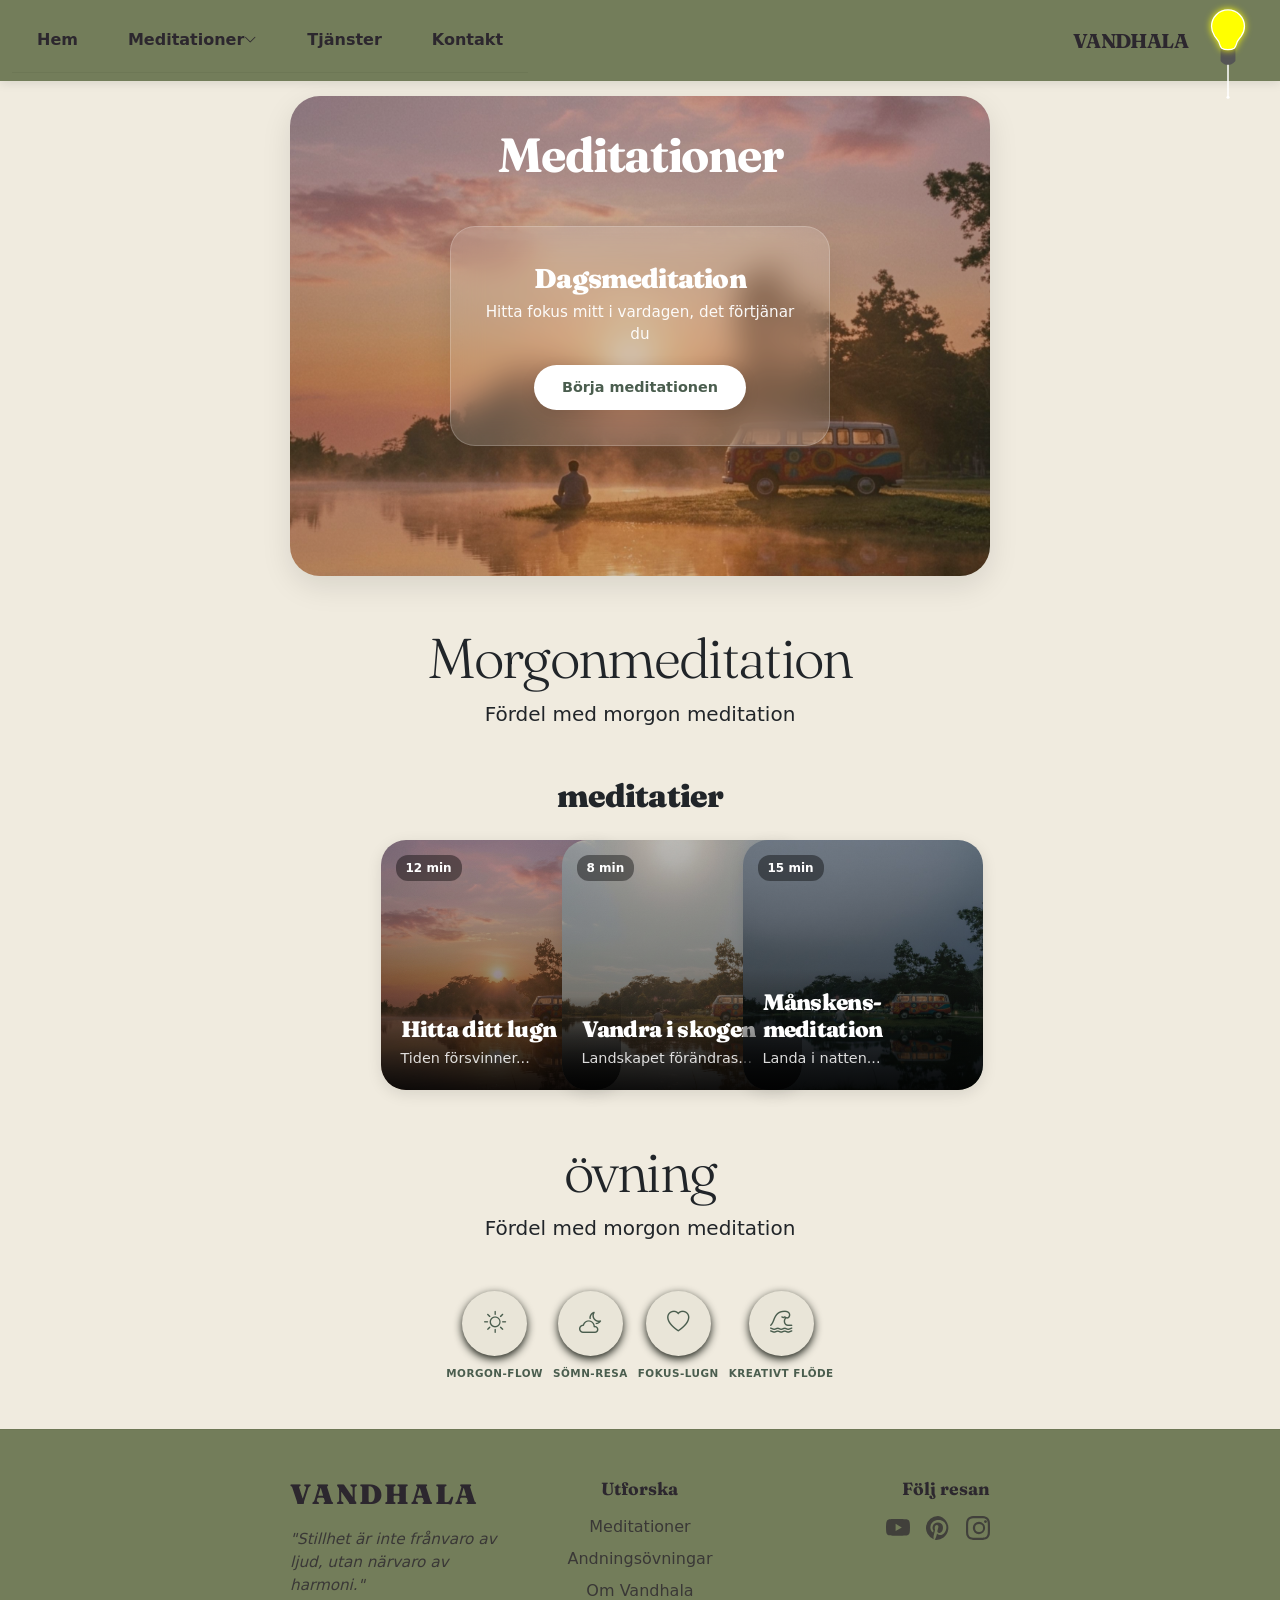
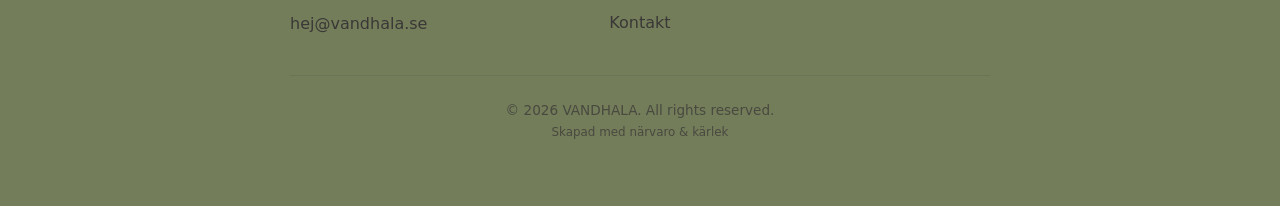
<file: meditations-bibliotek/morgon/morgonmeditation.html>
<!DOCTYPE html>
<html lang="sv" data-theme="light">
<head>
    <meta charset="UTF-8">
    <meta name="viewport" content="width=device-width, initial-scale=1.0">
    <title>Morgonmeditation - Vandhala</title>
    
    <link href="https://cdn.jsdelivr.net/npm/bootstrap@5.3.0/dist/css/bootstrap.min.css" rel="stylesheet">
    <link rel="stylesheet" href="https://cdn.jsdelivr.net/npm/bootstrap-icons@1.11.1/font/bootstrap-icons.css">
    <link href="https://fonts.googleapis.com/css2?family=Fraunces:ital,opsz,wght@0,9..144,100..900;1,9..144,100..900&family=Inter:wght@100..900&display=swap" rel="stylesheet">
    
    <link rel="stylesheet" href="../../style.css">
</head>
<body>

    <div id="nav-placeholder"></div>

    <main class="container py-5 mt-5">
        
        <div class="hero-meditation mb-5" style="background-image: linear-gradient(rgba(0,0,0,0.2), rgba(0,0,0,0.2)), url('../../images/morgon.jpg');">
            <div class="hero-header-top">
                <h1 class="display-5 fw-bold text-white">Meditationer</h1>
            </div>
            <div class="glass-widget-centered">
                <div class="glass-content">
                    <h2>Dagsmeditation</h2>
                    <p>Hitta fokus mitt i vardagen, det förtjänar du</p>
                    <a href="#" class="btn-glass-play">Börja meditationen</a>
                </div>
            </div>
        </div>

        <div class="text-center mb-5">
            <h2 class="section-title display-4">Morgonmeditation</h2>
            <p class="lead">Fördel med morgon meditation</p>
        </div>

        <div class="text-center mb-4">
            <h2 class="section-title">meditatier</h2>
        </div>
        
        <div class="row g-4 justify-content-center mb-5">
            <div class="col-6 col-md-4 col-lg-3">
                <a href="#" class="med-card w-100" style="background-image: linear-gradient(rgba(0,0,0,0.2), rgba(0,0,0,0.6)), url('../../images/morgon.jpg'); height: 250px;">
                    <span class="badge-time">12 min</span>
                    <div class="card-overlay">
                        <h3>Hitta ditt lugn</h3>
                        <p>Tiden försvinner...</p>
                    </div>
                </a>
            </div>
            <div class="col-6 col-md-4 col-lg-3">
                <a href="#" class="med-card w-100" style="background-image: linear-gradient(rgba(0,0,0,0.2), rgba(0,0,0,0.6)), url('../../images/dag.jpg'); height: 250px;">
                    <span class="badge-time">8 min</span>
                    <div class="card-overlay">
                        <h3>Vandra i skogen</h3>
                        <p>Landskapet förändras...</p>
                    </div>
                </a>
            </div>
            <div class="col-6 col-md-4 col-lg-3">
                <a href="#" class="med-card w-100" style="background-image: linear-gradient(rgba(0,0,0,0.2), rgba(0,0,0,0.6)), url('../../images/kvall.jpg'); height: 250px;">
                    <span class="badge-time">15 min</span>
                    <div class="card-overlay">
                        <h3>Månskens-meditation</h3>
                        <p>Landa i natten...</p>
                    </div>
                </a>
            </div>
        </div>

        <div class="text-center mb-5">
            <h2 class="section-title display-4">övning</h2>
            <p class="lead">Fördel med morgon meditation</p>
        </div>

        <div class="category-row justify-content-center">
            <a href="#" class="cat-item">
                <div class="cat-circle"><i class="bi bi-brightness-high"></i></div>
                <span>MORGON-FLOW</span>
            </a>
            <a href="#" class="cat-item">
                <div class="cat-circle"><i class="bi bi-cloud-moon"></i></div>
                <span>SÖMN-RESA</span>
            </a>
            <a href="#" class="cat-item">
                <div class="cat-circle"><i class="bi bi-heart"></i></div>
                <span>FOKUS-LUGN</span>
            </a>
            <a href="#" class="cat-item">
                <div class="cat-circle"><i class="bi bi-tsunami"></i></div>
                <span>KREATIVT FLÖDE</span>
            </a>
        </div>

    </main>

    <div id="footer-placeholder"></div>

    <script src="https://cdn.jsdelivr.net/npm/bootstrap@5.3.2/dist/js/bootstrap.bundle.min.js"></script>
    <script src="../../script.js"></script>

    <script>
        // Special-laddning för nav/footer eftersom vi är i en undermapp
        window.addEventListener('DOMContentLoaded', () => {
            loadComponent('nav-placeholder', '../../nav-template.html');
            loadComponent('footer-placeholder', '../../footer-template.html');
        });
    </script>
</body>
</html>
</file>
<file: style.css>
:root {
    --bg-light: #f0ebdf;
    --bg-dark: #2c272e;      
    --nav-color: #737d5a;    
    --nav-dark: #1a1a1a;     
    --accent-brown: #a65632; 
}

/* -- Rubriker --*/

/* --- RETRO TYPOGRAFI (UTAN NEDLADDNING) --- */

h1, h2, h3, .navbar-brand {
    font-family: 'Fraunces', serif !important;
    font-variation-settings: "soft" 100, "wonk" 1; 
    font-weight: 900;
    letter-spacing: -0.03em;
}

.hero-content h1 {
    font-size: clamp(3rem, 10vw, 5.5rem);
    color: var(--accent-brown); 
    line-height: 0.9;
    margin-bottom: 30px !important;
    text-shadow: 2px 2px 0px rgba(255,255,255,0.8);
}

[data-theme="dark"] .hero-content h1 {
    color: #ffffff;
    text-shadow: 2px 2px 0px rgba(0,0,0,0.5);
}

/* --- 1. GRUNDEN --- */
html, body {
    background-color: var(--bg-light);
    margin: 0 !important;
    padding: 0 !important;
    /* Padding-top gör plats för den fixerade navbaren */
   /* padding-top: -1px !important; */
    width: 100%;
    overflow-x: hidden;
    transition: background-color 0.4s ease;
}

[data-theme="dark"] body {
    background-color: #000000 !important;
}

/* --- 2. NAVIGERING (FIXERAD) --- */
.navbar {
    background-color: var(--nav-color) !important;
    width: 100% !important;
    min-height: 80px;
    margin: 0 !important;
    z-index: 1000 !important; 
    /* Lägger till en skugga för att separera naven från innehållet vid skroll */
    box-shadow: 0 2px 10px rgba(0,0,0,0.1); 
    position: fixed !important; 
    top: 0;
    left: 0;
    right: 0;
}

/****.  navbar undermeny     ****/

/* 1. GRUNDSTYLING (Ljust läge) */

.sub-nav-link {
    font-size: 0.9rem !important;
    font-weight: 400 !important;
    opacity: 0.8;
    padding-top: 5px !important;
    padding-bottom: 5px !important;
}

.sub-nav-link.active {
    opacity: 1;
    font-weight: 600;
    /* Här kan du lägga till ett litet streck även för undersidan om du vill */
}

/* Denna gör att pilen roterar när man öppnar menyn */
[aria-expanded="true"] .bi-chevron-down {
    transform: rotate(180deg);
    transition: 0.3s;
}

/* 2. MÖRKERLÄGE (Fixar så texten syns när lampan är släckt) */
[data-theme="dark"] .sub-nav-link {
    color: #cccccc !important; /* Ljusgrå undersidor i mörkerläge */
}


/**** Dator dropdown box ****/

/* --- DROPDOWN FÖR DATOR (Skärmar bredare än 992px) --- */
@media (min-width: 992px) {
    /* Gör så att undermenyn inte "skjuter ner" resten av länkarna */
    /*#meditationSubmenu {
        position: absolute; 
        background-color: white; 
        min-width: 200px;
        border-radius: 8px;
        box-shadow: 0 8px 20px rgba(0,0,0,0.1);
        padding: 10px 0;
        z-index: 1000;
        margin-top: 10px;  
    }*/

    #meditationSubmenu {
        position: absolute;
        /* Glas-effekten */
        background: rgba(255, 255, 255, 0.1); /* Halvgenomskinlig vit */
        backdrop-filter: blur(10px); /* Detta gör bakgrunden suddig och läsbar */
        -webkit-backdrop-filter: blur(10px); 
        
        border: 1px solid rgba(255, 255, 255, 0.3); /* Tunn ljus kant */
        border-radius: 15px;
        box-shadow: 0 8px 32px rgba(0, 0, 0, 0.1);
        
        min-width: 220px;
        padding: 10px 0;
        z-index: 1000;
        margin-top: 10px;
    }

    /* DETTA ÄR NYCKELN: Tvinga listan att bli en kolumn */
    #meditationSubmenu .navbar-nav {
        flex-direction: column !important; 
        align-items: flex-start !important;
    }

    /* Mörkerläge för den svävande boxen 
    [data-theme="dark"] #meditationSubmenu {
        background-color: #2c2c2c;
        border: 1px solid #444;
        box-shadow: 0 8px 25px rgba(0,0,0,0.5);
    }*/

    [data-theme="dark"] #meditationSubmenu {
        background: rgba(44, 44, 44, 0.8); /* Mörkare glas */
        border: 1px solid rgba(255, 255, 255, 0.1);
        backdrop-filter: blur(15px);
    }

    /* Ta bort indragningen på datorn så texten ligger rakt */
    .ps-3 {
        padding-left: 0 !important;
    }

    /* Styling för länkarna inuti boxen */
    .sub-nav-link {
        padding: 8px 20px !important;
        display: block;
        width: 100%;
        color: #2c272e !important;
    }

    [data-theme="dark"] .sub-nav-link {
        color: white !important;
    }

    .sub-nav-link:hover {
        background-color: rgba(0,0,0,0.05);
    }

    [data-theme="dark"] .sub-nav-link:hover {
        background-color: rgba(255,255,255,0.1);
    }
}

/* --- MOBIL-FIX (Behåll indragningen bara på mobilen) --- */
@media (max-width: 991px) {
    #meditationSubmenu {
        position: static; /* Standard Bootstrap-beteende som skjuter ner */
    }
}

/***slut**/


[data-theme="dark"] .navbar {
    background-color: var(--nav-dark) !important;
    box-shadow: 0 2px 15px rgba(0,0,0,0.5);
}

.navbar-brand, .nav-link {
    color: #2c272e !important; 
    font-weight: 700;
}

[data-theme="dark"] .navbar-brand, 
[data-theme="dark"] .nav-link {
    color: #ffffff !important;
}

/*--- visar vad i menun som är aktivt ----*/
/* --- AKTIV LÄNK I NAVBAR (Skrivbord) --- */
.nav-link.active {
    position: relative;
    color: #000000 !important;
}

.nav-link.active::after {
    content: '';
    position: absolute;
    bottom: 14px;
    left: 2%;
    width: 40%;
    height: 2px;
    background-color: var(--accent-brown); /* Strecket under navbar-länken */
    border-radius: 2px;
}

[data-theme="dark"] .nav-link.active {
    color: #ffffff !important;
}
[data-theme="dark"] .nav-link.active::after {
    background-color: #ffffff;
}

/* --- SIDOMENY (Offcanvas) --- */
.offcanvas .nav-link {
    /* Subtila luftiga streck under varje länk */
    border-bottom: 1px solid rgba(0, 0, 0, 0.05) !important;
    padding: 20px 25px !important;
    transition: all 0.3s ease;
}

[data-theme="dark"] .offcanvas .nav-link {
    border-bottom: 1px solid rgba(255, 255, 255, 0.1) !important;
}

/* Aktiv länk i sidomenyn */
.offcanvas .nav-link.active {
    font-weight: 900;
    background-color: rgba(115, 125, 90, 0.05); /* Mycket subtil bakgrundston */
}








/* --- 3. LAMPAN --- */
.lamp-wrapper {
    width: 80px;
    height: 60px;
    position: relative;
    z-index: 99999 !important; 
    display: flex !important;
    justify-content: center;
    overflow: visible !important;
}

.lamp-container {
    width: 50px;
    height: 100px;
    position: relative;
    overflow: visible !important;
}

.toggle-scene {
    overflow: visible !important;
    position: absolute;
    top: -10px;
    left: 0;
    width: 100%;
}

.bulb__bulb {
    fill: #ffff00 !important; 
    filter: drop-shadow(0 0 15px yellow);
    transition: 0.3s;
}

[data-theme="dark"] .bulb__bulb {
    fill: #444444 !important; 
    filter: none !important;
}

.lamp-hint {
    position: absolute;
    top: 90px;
    left: 50%;
    transform: translateX(-50%);
    background: rgba(0,0,0,0.8);
    color: white;
    padding: 5px 15px;
    border-radius: 20px;
    font-size: 0.8rem;
    z-index: 100000;
    pointer-events: none;
    animation: bounce 2s infinite;
}

#lamp-hint {
    display: none; /* Dölj som standard, JS visar den om det behövs */
    opacity: 1;
    transition: opacity 0.5s ease;
}

/* --- 4. HERO-SEKTION --- */
.hero-section {
    position: relative;
    width: 100%;
    /* Justerar höjden så att hela bilden syns trots fixerad nav */
    height: calc(100vh - 80px); 
    display: flex;
    align-items: center;
    justify-content: center;
    margin-top: 0 !important; 
    z-index: 1; 
    background-color: transparent !important;
}

.hero-image-bg {
    position: absolute;
    top: 0;
    left: 0;
    width: 100%;
    height: 100%;
    object-fit: cover;
    z-index: -1; 
}

[data-theme="dark"] .hero-image-bg {
    filter: brightness(0.3);
}

.hero-content {
    position: relative;
    z-index: 10; 
    color: white !important;
    text-align: center;
    top: 67px; 
}

.hero-content h1 {
    margin-bottom: 30px !important; 
    font-size: clamp(3rem, 5vw, 4rem); 
    line-height: 1.2;
}

.hero-content p {
    margin-bottom: 40px !important; /* Minskat detta för att det ska funka med fixed nav */
    font-size: clamp(1rem, 2vw, 1.25rem);
    max-width: 700px;
    margin-left: auto;
    margin-right: auto;
    line-height: 1.6;
    
}

.hero-content .btn-custom {
    display: inline-block;
    margin-top: 160px;
}

/* --- 5. KNAPPEN --- */
.btn-custom {
    background-color: var(--accent-brown) !important;
    color: white !important;
    border: none;
    padding: 18px 45px;
    border-radius: 50px;
    font-weight: 600;
    text-decoration: none;
    display: inline-block;
    transition: 0.3s;
    cursor: pointer;
    
}

[data-theme="dark"] .btn-custom {
    background-color: #000000 !important;
    border: 1px solid rgba(255,255,255,0.2);
}

/* --- 6. SIDOMENY --- */
.offcanvas {
    background-color: var(--nav-color) !important;
    z-index: 10000 !important; 
}

[data-theme="dark"] .offcanvas {
    background-color: var(--nav-dark) !important;
}

/* --- ÖVRIGT --- */
@keyframes bounce {
    0%, 20%, 50%, 80%, 100% { transform: translateX(-50%) translateY(0); }
    40% { transform: translateX(-50%) translateY(-5px); }
}

[data-theme="dark"] .btn-close {
    filter: invert(1) grayscale(100%) brightness(200%) !important;
}

.navbar-toggler {
    border: none !important; 
    outline: none !important;
}

.navbar-toggler-icon {
    filter: brightness(0) saturate(100%) invert(16%) sepia(13%) saturate(1065%) hue-rotate(224deg) brightness(93%) contrast(92%);
}

[data-theme="dark"] .navbar-toggler-icon {
    filter: invert(1) brightness(2) !important;
}

.personal-greeting-container {
    position: absolute;
    left: 50%;
    transform: translateX(-50%);
    width: 80%; 
    text-align: center;
    pointer-events: none; 
    z-index: 500;
}

/* --- PERSONLIG HÄLSNING & DAGLIG ÖVNING 
.personal-greeting-container {
    position: absolute;
    left: 50%;
    transform: translateX(-50%);
    width: 90%; 
    text-align: center;
    pointer-events: none; 
    z-index: 500;
}
--- */
#greeting-text, .hero-content p {
    font-size: clamp(1.1rem, 2.5vw, 1.4rem); /* Något större för bättre läsbarhet */
    font-weight: 450; 
    line-height: 1.6;
    max-width: 800px; /* Ökat från 600px för att rymma längre meningar */
    margin-left: auto;
    margin-right: auto;
    text-align: center;
    color: #ffffff; 
    text-shadow: 2px 2px 8px rgba(0, 0, 0, 0.6); /* Kraftigare skugga så texten syns mot bilden */
    transition: all 0.3s ease;
    white-space: normal !important; /* Säkerställer att texten hoppar ner på ny rad */
    display: block;
}

[data-theme="dark"] #greeting-text, [data-theme="dark"] .hero-content p {
    color: #ffffff;
    text-shadow: 2px 2px 10px rgba(0, 0, 0, 0.8); 
}

/* Responsiva justeringar */
@media (min-width: 992px) {
    #greeting-text {
        font-size: 1.3rem; 
        white-space: normal !important; /* Dubbelkoll så att nowrap är borta */
        max-width: 750px;
    }
}

@media (max-width: 768px) {
    .personal-greeting-container {
        width: 95%;
        top: 120px; /* Justera denna om texten hamnar för nära rubriken */
    }
    #greeting-text {
        font-size: 1.1rem;
        line-height: 1.4;
    }
}

@media (max-width: 480px) {
    #greeting-text {
        font-size: 1rem;
    }
}

@media (max-width: 768px) {
    .offcanvas, .offcanvas-start, .offcanvas.show {
        width: 70vw !important; 
        max-width: 70vw !important;
        min-width: 70vw !important;
        transform: none !important; 
        left: 0 !important;
        right: auto !important;
        box-shadow: 5px 0 15px rgba(0,0,0,0.3);
    }
    .offcanvas-backdrop.show {
        width: 70vw !important;
    }
    .offcanvas-header .btn-close {
        margin-right: 25px !important;
    }
}

/* --- tillagd test ny--- */

/* Detta påverkar alla sektioner som har klassen .container */
@media (min-width: 1200px) {
    .container {
        max-width: 724px !important; /* Här styr du exakt hur smal sidan ska vara */
        margin-left: auto !important;
        margin-right: auto !important;
    }
}

/* Se till att bilderna i sektionerna inte blir för stora nu när det är smalare */
.meditation-image-wrapper img, .plain-image, .explore-grid {
    width: 100%;
    height: auto;
}
/* --- till hit --- */

/* --- MEDITATION SEKTION --- */
.meditation-section {
    background-color: transparent !important; 
    transition: background-color 0.4s ease;
    padding: 60px 15px; /* Ökat padding för luftigare känsla */
}

.meditation-main-title {
    font-family: 'Fraunces', serif !important;
    color: var(--accent-brown); 
    font-size: clamp(1.8rem, 5vw, 3.5rem);
    margin-bottom: 2rem;
    font-weight: 900;
    transition: color 0.4s ease;
}

.meditation-text-style {
    font-size: clamp(0.85rem, 2vw, 1.2rem);
    color: #473423; 
    line-height: 1.4;
    margin-bottom: 1.2rem;
    transition: color 0.4s ease;
}

[data-theme="dark"] .meditation-section {
    background-color: transparent !important; 
}

[data-theme="dark"] .meditation-main-title {
    color: #ffffff !important; 
}

[data-theme="dark"] .meditation-text-style {
    color: #ffffff !important; 
}

[data-theme="dark"] .meditation-image-wrapper img {
    filter: brightness(0.8);
    border: 1px solid rgba(255,255,255,0.1);
}

@media (max-width: 767px) {
    .meditation-section {
        padding: 40px 10px;
    }
    .btn-meditation {
        padding: 8px 15px !important;
        font-size: 0.75rem !important;
    }
}


/* --- ANDNINGS övning-SEKTION --- */
.breathing-section {
    background-color: transparent !important;
    padding: 80px 0;
}

.blob-link {
    display: inline-block;
    text-decoration: none;
    transition: transform 0.4s ease;
}

.breathing-blob-svg {
    max-width: 400px; /* Anpassa storleken här */
    width: 100%;
    height: auto;
    overflow: visible !important;
}

.blob-text-content {
    font-family: 'Fraunces', serif;
    font-weight: 700;
    font-size: 8px; /* Eftersom SVG-viewboxen är 200px */
    letter-spacing: 1px;
    text-transform: uppercase;
    fill: #473423; /* Mörkbrun i ljust läge */
    transition: fill 0.4s ease;
}

/* Hover-effekt */
.blob-link:hover {
    transform: scale(1.05);
}

.blob-link:hover .blob-text-content {
    fill: var(--accent-brown);
}

/* --- MÖRKERLÄGE ANPASSNING --- */
[data-theme="dark"] .blob-text-content {
    fill: #ffffff !important; /* Vit text i mörker */
}

[data-theme="dark"] .breathing-blob-svg image {
    filter: brightness(0.7); /* Lite mörkare bild i mörkerläge */
}

/* Mobil-anpassning */
@media (max-width: 768px) {
    .breathing-blob-svg {
        max-width: 80vw;
    }
}


/* sektion med olika bilder */

/* --- UTFORSKA-SEKTION (GRID) --- */
.explore-section {
    background-color: transparent !important;
}

.explore-grid {
    display: grid;
    /* Skapar 2 kolumner som är lika stora */
    grid-template-columns: repeat(2, 1fr);
    /* Skapar rader med fast höjd */
    grid-auto-rows: 200px; 
    gap: 15px; /* Avstånd mellan bilderna */
}

.explore-item {
    position: relative;
    overflow: hidden;
    border-radius: 20px;
    text-decoration: none;
    display: block;
}

.explore-item img {
    width: 100%;
    height: 100%;
    object-fit: cover;
    transition: transform 0.5s ease;
}

/* Hover-effekt på hela rutan */
.explore-item:hover img {
    transform: scale(1.1);
}

/* --- LOGIK FÖR PUSSEL-LAYOUTEN --- */
.item-tall {
    grid-row: span 2; /* Tar upp två rader i höjd */
}

.item-wide {
    grid-column: span 2; /* Tar upp två kolumner i bredd */
}

/* --- BADGE (TEXTEN I HÖRNET) --- */
.explore-badge {
    position: absolute;
    bottom: 15px;
    right: 15px;
    background: rgba(255, 255, 255, 0.9);
    color: #2c272e;
    padding: 6px 15px;
    border-radius: 30px;
    font-size: 0.75rem;
    font-weight: 700;
    text-transform: uppercase;
    box-shadow: 0 4px 10px rgba(0,0,0,0.1);
    transition: all 0.3s ease;
}

[data-theme="dark"] .explore-badge {
    background: var(--nav-dark);
    color: white;
}

.explore-item:hover .explore-badge {
    background: var(--accent-brown);
    color: white;
}

/* Justering för mobil (håller layouten stabil men gör den lite mindre hög) */
@media (max-width: 576px) {
    .explore-grid {
        grid-auto-rows: 150px;
        gap: 10px;
    }
}

/* --- RESA-SEKTION --- */
/* --- RESA-SEKTION (FÖRENKLAD) --- */
.journey-section {
    background-color: transparent !important;
    padding: 60px 0;
}

.journey-image-box {
    max-width: 450px;
    width: 100%;
}

.plain-image {
    width: 100%;
    height: auto;
    display: block;
    /* Tvingar bort alla hörn och skuggor */
    border-radius: 0 !important;
    box-shadow: none !important;
}

/* Mobil-justering för textavstånd */
@media (max-width: 767px) {
    .journey-section h2 {
        margin-top: 20px;
    }
}


/** bil och pratbubbla  ***/
.retro-bubble-wrapper {
    position: relative;
    margin-bottom: -20px;
    z-index: 10;
    width: 95%; /* Lite smalare på mobil för att få plats med skuggan */
    max-width: 500px;
}

.retro-bubble {
    background: white;
    border: 3px solid black;
    padding: 20px;
    box-shadow: 6px 6px 0px black; /* Något mindre skugga på mobil */
    min-height: 140px; /* Ger plats åt 3-4 rader text utan att hoppa */
    display: flex;
    align-items: center;
    justify-content: center;
    text-align: center;
}

@media (min-width: 768px) {
    .retro-bubble {
        padding: 30px;
        box-shadow: 8px 8px 0px black;
        min-height: 160px;
    }
    .retro-bubble-wrapper {
        margin-bottom: -40px;
    }
}

#typing-text {
    font-family: 'Fraunces', serif;
    font-weight: 900;
    font-size: clamp(1.1rem, 4vw, 1.4rem);
    color: black;
    line-height: 1.3;
}

/*** Footer ****/

/* --- FOOTER GRUNDSTIL --- */
.site-footer {
    background-color: var(--nav-color); /* Samma gröna som navbaren i ljust läge */
    color: #2c272e;
    transition: all 0.4s ease;
    border-top: 1px solid rgba(0,0,0,0.05);
}

/* --- MÖRKERLÄGE (Lampan släckt) --- */
[data-theme="dark"] .site-footer {
    background-color: #111111 !important; /* Mörkare än navbaren för kontrast */
    color: #ffffff;
}

.footer-logo {
    font-weight: 900;
    letter-spacing: 2px;
}

.footer-heading {
    font-family: 'Fraunces', serif;
    font-weight: 700;
    font-size: 1.1rem;
}

.footer-nav li {
    margin-bottom: 8px;
}

.footer-nav a, .footer-link {
    color: inherit;
    text-decoration: none;
    opacity: 0.8;
    transition: 0.3s;
}

.footer-nav a:hover, .footer-link:hover {
    opacity: 1;
    color: var(--accent-brown) !important;
}

.social-link {
    color: inherit;
    opacity: 0.7;
    transition: transform 0.3s ease, opacity 0.3s ease;
}

.social-link:hover {
    opacity: 1;
    transform: translateY(-3px);
    color: var(--accent-brown);
}

.footer-divider {
    opacity: 0.1;
}

[data-theme="dark"] .footer-divider {
    border-color: white;
}

.copyright-text {
    font-size: 0.85rem;
    opacity: 0.6;
}

.footer-quote {
    font-size: 0.95rem;
    font-style: italic;
    opacity: 0.8;
}


/***************** MEDITATION SIDA***************************/
/* --- SÖKFÄLT --- */
.search-bar {
    background: #e9e5d8;
    border-radius: 50px;
    padding: 12px 25px;
    display: flex;
    align-items: center;
    box-shadow: inset 2px 2px 5px rgba(0,0,0,0.05);
}
.search-bar input {
    background: none;
    border: none;
    outline: none;
    width: 100%;
    margin-left: 10px;
    color: #555;
}

/*--förr själva sökfunktionen--*/
.search-results-container {
    background: white;
    border-radius: 20px;
    margin-top: 10px;
    box-shadow: 0 10px 25px rgba(0,0,0,0.1);
    max-height: 300px;
    overflow-y: auto;
    border: 1px solid rgba(0,0,0,0.05);
}

[data-theme="dark"] .search-results-container {
    background: #222;
    border-color: #333;
}

.search-result-item {
    display: flex;
    align-items: center;
    padding: 12px 20px;
    text-decoration: none !important;
    color: inherit;
    border-bottom: 1px solid rgba(0,0,0,0.05);
    transition: background 0.2s;
}

.search-result-item:hover {
    background: rgba(0,0,0,0.02);
}

.search-result-item img {
    width: 45px;
    height: 45px;
    border-radius: 10px;
    margin-right: 15px;
    object-fit: cover;
}

/* --- SÖKRESULTAT (Mörkerläge) --- */
[data-theme="dark"] #search-results {
    background-color: #2c2c2c;
    border: 1px solid #444;
}

[data-theme="dark"] .search-result-item {
    background-color: #2c2c2c;
    color: #ffffff !important; /* Vit text för titeln */
    border-bottom: 1px solid #444;
}

[data-theme="dark"] .search-result-item small {
    color: #bbb !important; /* Ljusgrå text för tid och taggar */
}

[data-theme="dark"] .search-result-item:hover {
    background-color: #3d3d3d; /* Lite ljusare vid hovring */
}

/* Fix för "Hittade inget"-texten */
[data-theme="dark"] .text-muted {
    color: #bbb !important;
}

/* --- HERO CARD --- */
.hero-meditation {
    height: 400px;
    border-radius: 30px;
    background-size: cover;
    background-position: center;
    position: relative;
    display: flex;
    align-items: center;
    justify-content: center;
    color: white;
    overflow: hidden;
}
.hero-content { text-align: center; z-index: 2; }



.hero-meditation {
    position: relative;
    height: 450px;
    border-radius: 30px;
    display: flex;
    flex-direction: column;
    align-items: center;
    justify-content: center; /* Centrerar innehållet vertikalt */
    background-size: cover;
    background-position: center;
}

.hero-header-top {
    position: absolute;
    top: 30px;
    text-align: center;
}

/* Centrerad Glas-ruta */
.glass-widget-centered {
    background: rgba(255, 255, 255, 0.15);
    backdrop-filter: blur(15px);
    -webkit-backdrop-filter: blur(15px);
    padding: 30px;
    border-radius: 25px;
    border: 1px solid rgba(255, 255, 255, 0.2);
    width: 85%;
    max-width: 400px;
    text-align: center;
    color: white;
    box-shadow: 0 10px 30px rgba(0,0,0,0.1);
}

.glass-content h2 {
    font-family: 'Fraunces', serif;
    font-size: 1.6rem;
    margin-bottom: 10px;
}

.glass-content p {
    font-size: 0.95rem;
    opacity: 0.9;
    margin-bottom: 20px;
    line-height: 1.4;
}

/* Glas-knappen */
.btn-glass-play {
    display: inline-block;
    background: white;
    color: #4a5d4e;
    padding: 10px 25px;
    border-radius: 50px;
    text-decoration: none;
    font-weight: 600;
    font-size: 0.9rem;
    transition: transform 0.2s, background 0.2s;
}

.btn-glass-play:hover {
    transform: scale(1.05);
    background: #f8f8f8;
    color: #4a5d4e;
}




/* --- KATEGORIER --- */
.category-row {
    display: flex;
    justify-content: space-between;
    text-align: center;
}
.cat-circle {
    width: 70px;
    height: 70px;
    background: #e9e5d8;
    border-radius: 50%;
    display: flex;
    align-items: center;
    justify-content: center;
    margin-bottom: 10px;
    font-size: 1.5rem;
    box-shadow: 4px 4px 10px rgba(0,0,0,0.1);
}
.cat-item span { font-size: 0.7rem; font-weight: bold; letter-spacing: 1px; }

/* --- SIDOSKROLL (FIXAD MED BILDER) --- */
.horizontal-scroll-wrapper {
    display: flex;
    overflow-x: auto;
    gap: 20px;
    padding-bottom: 25px;
    scrollbar-width: none;
    -ms-overflow-style: none;
}

.horizontal-scroll-wrapper::-webkit-scrollbar { 
    display: none; 
}

.med-card {
    min-width: 260px;
    height: 360px;
    border-radius: 25px;
    /* Dessa rader ser till att bilderna syns: */
    background-size: cover !important;
    background-position: center !important;
    background-repeat: no-repeat !important;
    
    position: relative;
    flex-shrink: 0;
    text-decoration: none !important;
    display: block; /* Viktigt för att länken ska få en storlek */
    overflow: hidden;
    transition: transform 0.4s cubic-bezier(0.165, 0.84, 0.44, 1), box-shadow 0.4s ease;
    box-shadow: 0 4px 15px rgba(0,0,0,0.1);
}

.med-card:hover {
    transform: translateY(-10px);
    box-shadow: 0 15px 30px rgba(0,0,0,0.2);
}

/* --- BADGE & TEXT --- */
.badge-time {
    position: absolute;
    top: 20px;
    left: 20px;
    background: rgba(0, 0, 0, 0.4);
    backdrop-filter: blur(5px);
    -webkit-backdrop-filter: blur(5px);
    color: white !important;
    padding: 6px 14px;
    border-radius: 50px;
    font-size: 0.75rem;
    font-weight: 600;
    z-index: 5;
}

.card-overlay {
    position: absolute;
    bottom: 0;
    left: 0;
    right: 0;
    padding: 25px 20px;
    background: linear-gradient(to top, rgba(0,0,0,0.8) 0%, rgba(0,0,0,0.4) 60%, transparent 100%);
    border-radius: 0 0 25px 25px;
    color: white !important;
    z-index: 5;
}

.card-overlay h3 {
    font-family: 'Fraunces', serif !important;
    font-size: 1.4rem;
    margin-bottom: 5px;
    color: white !important;
}

.card-overlay p {
    font-size: 0.9rem;
    margin: 0;
    opacity: 0.85;
    color: white !important;
}
/* --- MÖRKERLÄGE ANPASSNING --- */
[data-theme="dark"] .search-bar, 
[data-theme="dark"] .cat-circle {
    background: #222;
    color: white;
}

/* --- MEDITATIONER PAGE STYLES --- */
/* --- MEDITATIONER PAGE - GRUND --- */
.meditation-page {
    background-color: transparent;
}

/* --- HERO & CENTRERAT GLAS --- */
.hero-meditation {
    position: relative;
    height: 480px;
    border-radius: 30px;
    display: flex;
    flex-direction: column;
    align-items: center;
    justify-content: center; /* Centrerar rutan vertikalt */
    background-size: cover;
    background-position: center;
    overflow: hidden;
    background-color: #4a5d4e;
    box-shadow: 0 10px 30px rgba(0,0,0,0.1);
}

.hero-header-top {
    position: absolute;
    top: 30px;
    text-align: center;
    z-index: 5;
}

.glass-widget-centered {
    background: rgba(255, 255, 255, 0.15);
    backdrop-filter: blur(15px);
    -webkit-backdrop-filter: blur(15px);
    padding: 35px 25px;
    border-radius: 25px;
    border: 1px solid rgba(255, 255, 255, 0.2);
    width: 90%;
    max-width: 380px;
    text-align: center;
    color: white;
    z-index: 10;
}

.glass-content h2 {
    font-family: 'Fraunces', serif;
    font-size: 1.7rem;
    margin-bottom: 8px;
    text-shadow: none;
}

.glass-content p {
    font-size: 0.95rem;
    opacity: 0.95;
    margin-bottom: 20px;
    line-height: 1.4;
}

.btn-glass-play {
    display: inline-block;
    background: #ffffff !important;
    color: #4a5d4e !important;
    padding: 12px 28px;
    border-radius: 50px;
    text-decoration: none !important;
    font-weight: 700;
    font-size: 0.9rem;
    transition: all 0.3s ease;
    border: none;
    box-shadow: 0 4px 15px rgba(0,0,0,0.1);
}

.btn-glass-play:hover {
    transform: scale(1.05);
    background: #f8f8f8 !important;
}

/* --- SÖKFÄLT --- */
.search-bar {
    background: #e9e5d8;
    border-radius: 50px;
    padding: 12px 25px;
    display: flex;
    align-items: center;
    border: 1px solid rgba(0,0,0,0.05);
}

[data-theme="dark"] .search-bar {
    background: #1a1a1a;
}

.search-bar input {
    background: transparent;
    border: none;
    outline: none;
    width: 100%;
    margin-left: 10px;
    color: inherit;
}

/* --- KATEGORIER --- */
.category-row {
    display: flex;
    justify-content: space-around;
    gap: 10px;
}

.cat-item {
    text-decoration: none !important;
    color: #4a5d4e;
    text-align: center;
    transition: transform 0.3s;
}

[data-theme="dark"] .cat-item {
    color: #e9e5d8;
}

.cat-circle {
    width: 65px;
    height: 65px;
    background: #e9e5d8;
    border-radius: 50%;
    display: flex;
    align-items: center;
    justify-content: center;
    font-size: 1.4rem;
    margin: 0 auto 10px;
    box-shadow: 0 3px 8px rgba(24,28,20,1.08);
}

[data-theme="dark"] .cat-circle {
    background: #222;
}

.cat-item span {
    font-size: 0.65rem;
    font-weight: 800;
    letter-spacing: 0.5px;
    display: block;
}

/* --- SIDOSKROLL CARDS --- */
.horizontal-scroll-wrapper {
    display: flex;
    overflow-x: auto;
    gap: 15px;
    padding-bottom: 20px;
    scrollbar-width: none;
}
.horizontal-scroll-wrapper::-webkit-scrollbar { display: none; }

.med-card {
    min-width: 240px;
    height: 320px;
    border-radius: 25px;
    background-size: cover;
    background-position: center;
    position: relative;
    flex-shrink: 0;
}

.badge-time {
    position: absolute;
    top: 15px;
    left: 15px;
    background: rgba(0,0,0,0.4);
    color: white;
    padding: 4px 10px;
    border-radius: 12px;
    font-size: 0.75rem;
}

.card-overlay {
    position: absolute;
    bottom: 0;
    width: 100%;
    padding: 20px;
    background: linear-gradient(transparent, rgba(0,0,0,0.8));
    border-radius: 0 0 25px 25px;
    color: white;
}

/****** Spela morgonmedetation sida ******/

/******* Radio / Vinyl-spelare *******/

/******* NY MODERN VINYLSPELARE *******/

#turntable-container {
    display: flex;
    flex-direction: column;
    align-items: center;
    width: 100%;
    max-width: 450px; /* Perfekt storlek för både desktop och mobil */
    margin: 0 auto;
    padding: 20px;
    box-sizing: border-box;
}

/* Displayen */
.retro-display {
    background: #1a1a1a;
    border: 3px solid #bfa38a;
    padding: 15px;
    width: 100%;
    border-radius: 10px;
    color: #00ff00;
    font-family: 'Courier New', monospace;
    margin-bottom: 20px;
    box-shadow: inset 0 0 10px #000;
}

#seek-slider { width: 100%; accent-color: #ac5151; cursor: pointer; }
.time-info { display: flex; justify-content: space-between; font-size: 0.9rem; margin-top: 5px; }

/* Själva spelaren */
.turntable-plinth {
    position: relative;
    width: 100%;
    aspect-ratio: 450 / 320; /* Håller formen på alla skärmar */
}

.wood-base {
    position: absolute;
    bottom: 0; width: 100%; height: 20%;
    background: #bfa38a; border-radius: 0 0 8px 8px;
    box-shadow: 0 10px 20px rgba(0,0,0,0.2);
}

.white-top {
    position: absolute;
    top: 0; width: 100%; height: 85%;
    background: #ffffff; border-radius: 8px;
    z-index: 2;
}

/* Skivan */
.vinyl-record {
    position: absolute;
    top: 10%; left: 8%; width: 55%; height: 80%;
    background: #1a1a1a; border-radius: 50%;
    animation: spin 5s linear infinite;
    animation-play-state: paused;
}

@keyframes spin { from { transform: rotate(0deg); } to { transform: rotate(360deg); } }

.record-label {
    position: absolute;
    top: 35%; left: 35%; width: 30%; height: 30%;
    background: #5c755e; border-radius: 50%;
    border: 2px solid #a84a4a; overflow: hidden;
}

.label-split { width: 50%; height: 100%; background: #a84a4a; }

/* Play-knappen */
#button {
    position: absolute;
    bottom: 15%; left: 10%; width: 35px; height: 35px;
    background: #333; border-radius: 50%;
    display: flex; align-items: center; justify-content: center;
    color: white; cursor: pointer; z-index: 10;
}

/* Tonarmen */
#arm-group {
    position: absolute;
    top: 12%; right: 12%; width: 15%; height: 65%;
    transition: transform 1.2s ease-in-out;
    transform-origin: top center; z-index: 5;
}

.tonearm-tube { width: 6px; height: 100%; background: #333; margin: 0 auto; border-radius: 3px; }

/* Fötterna */
.feet { position: absolute; bottom: -8px; width: 30px; height: 10px; background: #333; border-radius: 3px; }
.feet.left { left: 15%; } .feet.right { right: 15%; }
</file>
